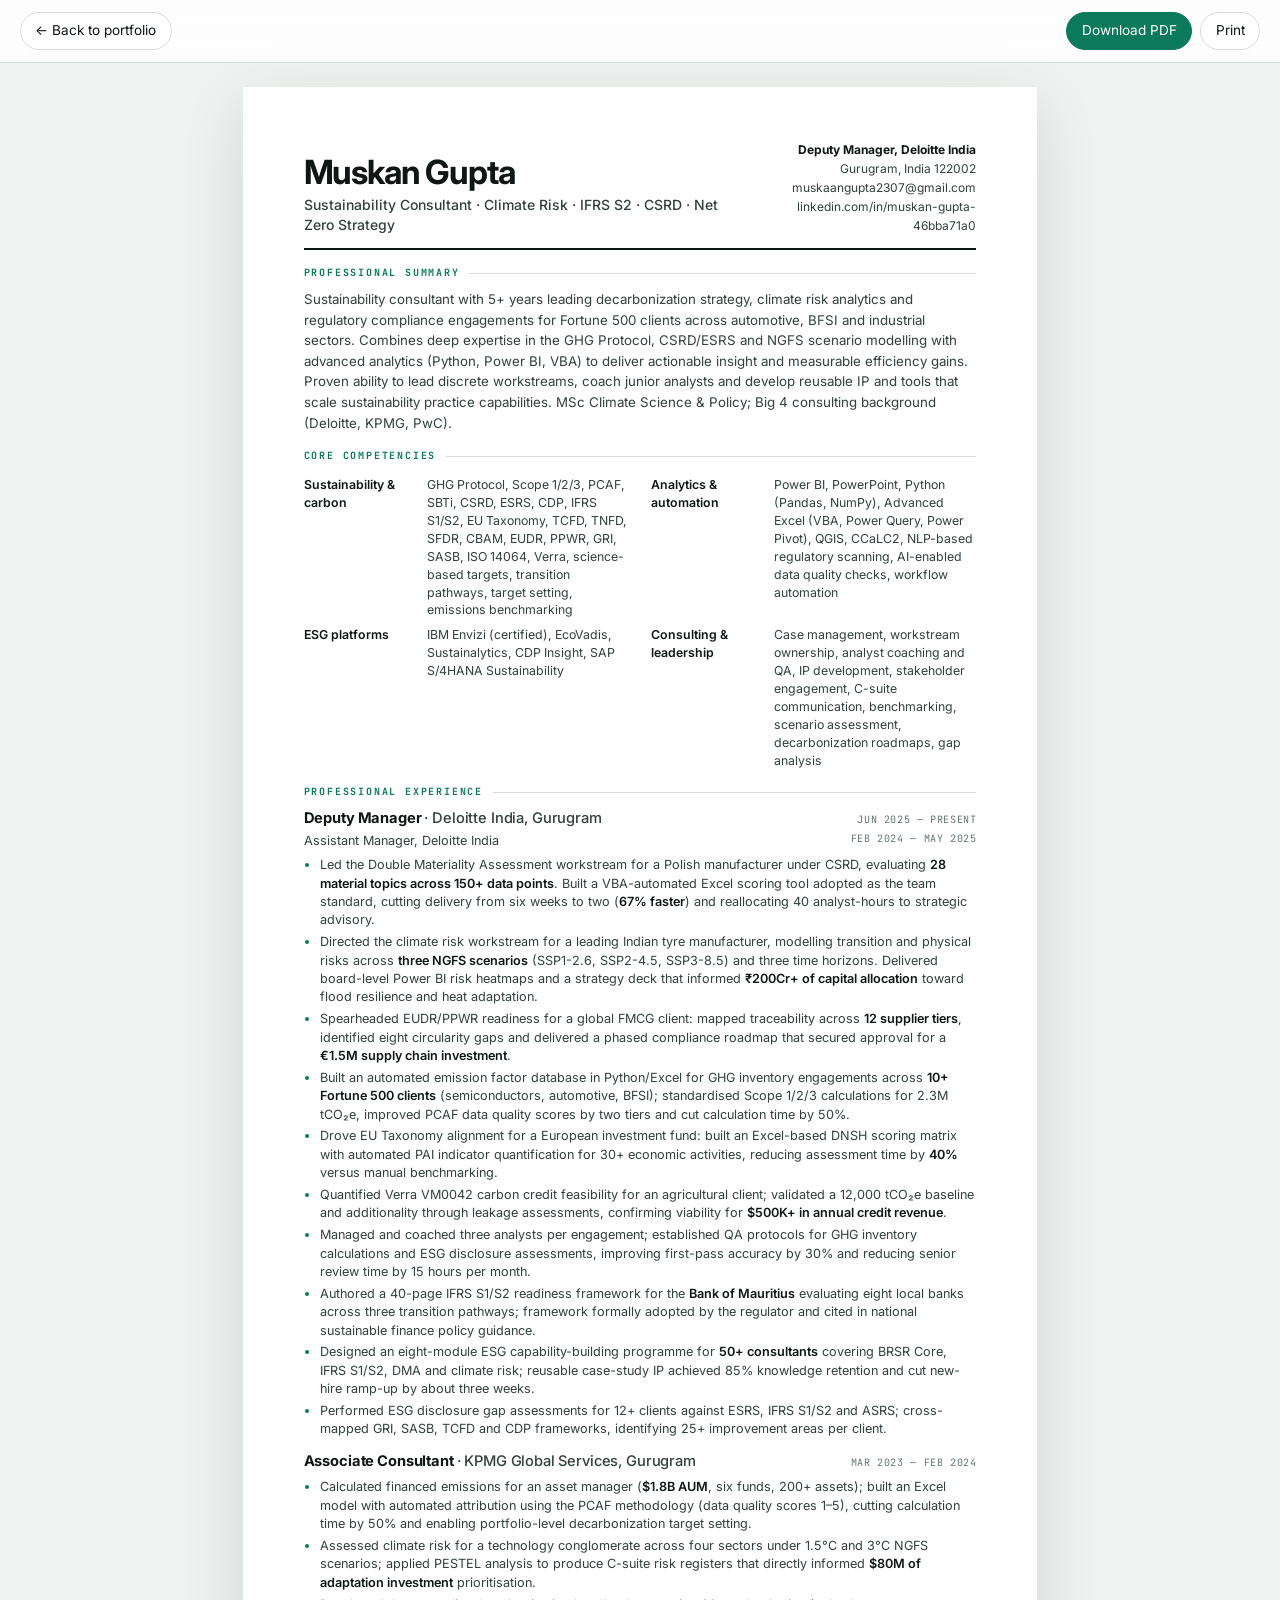
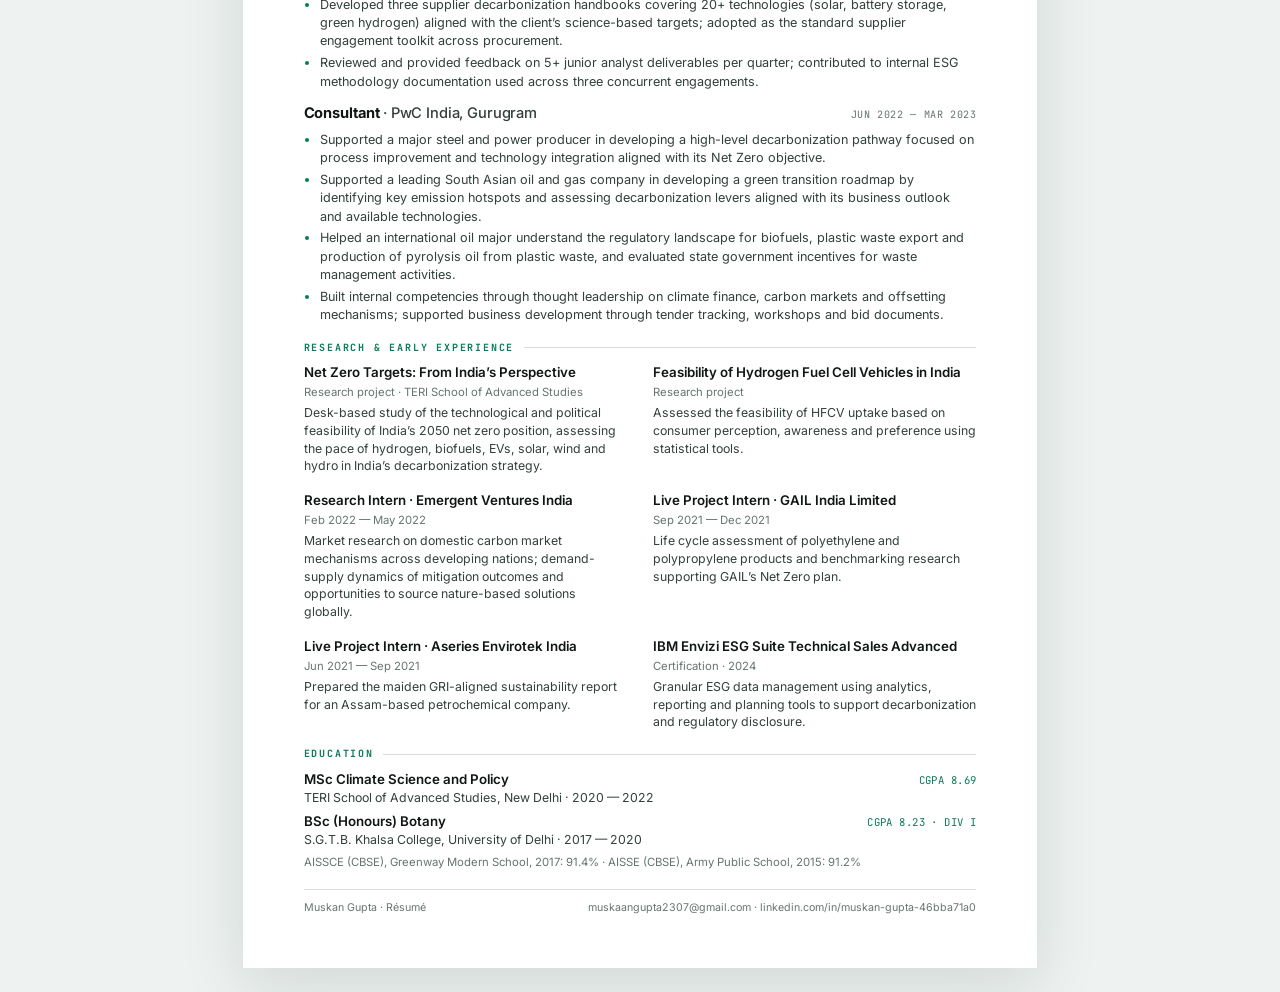
<file: resume.html>
<!DOCTYPE html>
<html lang="en">
<head>
  <meta charset="UTF-8">
  <meta name="viewport" content="width=device-width, initial-scale=1">
  <title>Muskan Gupta — Résumé · Sustainability Consultant</title>
  <meta name="description" content="Résumé of Muskan Gupta, Deputy Manager (Sustainability) at Deloitte India: climate risk, CSRD/ESRS, IFRS S1/S2, GHG accounting, decarbonization strategy.">
  <meta name="robots" content="noindex">
  <link rel="icon" href="data:image/svg+xml,%3Csvg xmlns='http://www.w3.org/2000/svg' viewBox='0 0 64 64'%3E%3Crect width='64' height='64' rx='16' fill='%231d1d1f'/%3E%3Ctext x='32' y='42' font-family='Georgia,serif' font-size='27' font-weight='600' text-anchor='middle' fill='%23fff'%3EMG%3C/text%3E%3C/svg%3E">
  <link rel="preconnect" href="https://fonts.googleapis.com">
  <link rel="preconnect" href="https://fonts.gstatic.com" crossorigin>
  <link href="https://fonts.googleapis.com/css2?family=Fraunces:opsz,wght@9..144,400;9..144,500&family=Inter:wght@400;500;600;700&family=JetBrains+Mono:wght@500&display=swap" rel="stylesheet">
  <style>
    :root { --ink: #101614; --ink-2: #33403c; --muted: #66756f; --accent: #0b7a5a; --line: #d7ded9; --paper: #fff; --bg: #eef2f0; --sans: 'Inter', -apple-system, BlinkMacSystemFont, 'Segoe UI', sans-serif; --serif: 'Fraunces', Georgia, serif; --mono: 'JetBrains Mono', ui-monospace, Menlo, monospace; }
    * { box-sizing: border-box; }
    html, body { margin: 0; }
    body { font-family: var(--sans); color: var(--ink); background: var(--bg); font-size: 10.25pt; line-height: 1.45; -webkit-font-smoothing: antialiased; }
    .toolbar { position: sticky; top: 0; z-index: 10; display: flex; justify-content: space-between; align-items: center; gap: 1rem; padding: .75rem 1.25rem; background: rgba(255,255,255,.85); backdrop-filter: blur(12px); border-bottom: 1px solid var(--line); font-size: .85rem; }
    .toolbar a, .toolbar button { font: inherit; color: var(--ink); text-decoration: none; padding: .5rem .9rem; border-radius: 999px; border: 1px solid var(--line); background: #fff; cursor: pointer; }
    .toolbar .primary { background: var(--accent); color: #fff; border-color: var(--accent); }
    .toolbar .grp { display: flex; gap: .5rem; }
    .page { width: 210mm; min-height: 297mm; margin: 1.5rem auto; padding: 14mm 16mm; background: var(--paper); box-shadow: 0 20px 60px rgba(20,40,35,.12); }
    header.top { display: flex; justify-content: space-between; align-items: flex-end; gap: 1.5rem; padding-bottom: .8rem; border-bottom: 2px solid var(--ink); }
    h1 { margin: 0; font-family: var(--sans); font-weight: 700; font-size: 25pt; letter-spacing: -.035em; line-height: 1; }
    .headline { margin-top: .35rem; font-size: 10.5pt; color: var(--ink-2); font-weight: 500; }
    .contact { text-align: right; font-size: 9pt; color: var(--ink-2); line-height: 1.6; }
    .contact a { color: var(--ink-2); text-decoration: none; }
    .contact strong { color: var(--ink); }
    section { margin-top: 1rem; break-inside: auto; }
    h2 { margin: 0 0 .5rem; font-family: var(--mono); font-size: 7.5pt; letter-spacing: .18em; text-transform: uppercase; color: var(--accent); display: flex; align-items: center; gap: .6rem; }
    h2::after { content: ""; flex: 1; height: 1px; background: var(--line); }
    p { margin: 0; }
    .summary { color: var(--ink-2); font-size: 10pt; line-height: 1.55; }
    .comp { display: grid; grid-template-columns: 1fr 1fr; gap: .45rem 1.4rem; font-size: 9.25pt; }
    .comp div { display: grid; grid-template-columns: 9.2em 1fr; gap: .6rem; }
    .comp dt { font-weight: 600; color: var(--ink); }
    .comp dd { margin: 0; color: var(--ink-2); }
    .role { margin-top: .75rem; break-inside: auto; }
    .role-head, .subrole { break-after: avoid; break-inside: avoid; }
    h2 { break-after: avoid; }
    .role:first-of-type { margin-top: 0; }
    .role-head { display: flex; justify-content: space-between; align-items: baseline; gap: 1rem; }
    .role-head h3 { margin: 0; font-size: 11pt; font-weight: 700; letter-spacing: -.01em; }
    .role-head .co { font-weight: 500; color: var(--ink-2); }
    .when { font-family: var(--mono); font-size: 7.6pt; letter-spacing: .06em; color: var(--muted); white-space: nowrap; }
    .subrole { display: flex; justify-content: space-between; gap: 1rem; font-size: 9.5pt; color: var(--ink-2); margin-top: .15rem; }
    ul { margin: .4rem 0 0; padding-left: 1.05rem; }
    li { margin: 0 0 .22rem; color: var(--ink-2); font-size: 9.5pt; line-height: 1.45; break-inside: avoid; }
    li::marker { color: var(--accent); }
    li b { color: var(--ink); font-weight: 600; }
    .two { display: grid; grid-template-columns: 1fr 1fr; gap: 1rem 1.6rem; }
    .item { break-inside: avoid; }
    .item h3 { margin: 0; font-size: 10pt; font-weight: 600; }
    .item .meta { font-size: 8.5pt; color: var(--muted); margin-top: .1rem; }
    .item p { margin-top: .2rem; font-size: 9.25pt; color: var(--ink-2); }
    .edu { display: grid; grid-template-columns: 1fr auto; gap: .3rem 1rem; align-items: baseline; }
    .edu .deg { font-weight: 600; font-size: 10pt; }
    .edu .inst { font-size: 9.25pt; color: var(--ink-2); }
    .edu .score { font-family: var(--mono); font-size: 8pt; letter-spacing: .04em; color: var(--accent); text-align: right; }
    .edu .school { grid-column: 1 / -1; font-size: 8.5pt; color: var(--muted); }
    footer.note { margin-top: 1.2rem; padding-top: .6rem; border-top: 1px solid var(--line); font-size: 8pt; color: var(--muted); display: flex; justify-content: space-between; }
    @media screen and (max-width: 800px) { .page { width: auto; min-height: 0; margin: 0; padding: 1.25rem 1rem; box-shadow: none; } header.top { flex-direction: column; align-items: flex-start; } .contact { text-align: left; } .comp, .two { grid-template-columns: 1fr; } .comp div { grid-template-columns: 1fr; gap: .1rem; } }
    @page { size: A4; margin: 10mm 13mm 11mm; }
    @media print { body { background: #fff; font-size: 9.4pt; line-height: 1.4; } li { font-size: 9.05pt; margin-bottom: .14rem; line-height: 1.4; } .summary { font-size: 9.4pt; } .comp { font-size: 8.8pt; gap: .3rem 1.2rem; } section { margin-top: .75rem; } .role { margin-top: .55rem; } .item p { font-size: 8.8pt; } h1 { font-size: 23pt; } .toolbar { display: none; } .page { width: auto; min-height: 0; margin: 0; padding: 0; box-shadow: none; } a { color: inherit; } }
  </style>
</head>
<body>
  <div class="toolbar">
    <a href="index.html">← Back to portfolio</a>
    <div class="grp">
      <a class="primary" href="assets/Muskan_Gupta_Resume.pdf" download="Muskan_Gupta_Resume.pdf">Download PDF</a>
      <button type="button" onclick="window.print()">Print</button>
    </div>
  </div>

  <main class="page">
    <header class="top">
      <div>
        <h1>Muskan Gupta</h1>
        <div class="headline">Sustainability Consultant · Climate Risk · IFRS S2 · CSRD · Net Zero Strategy</div>
      </div>
      <div class="contact">
        <strong>Deputy Manager, Deloitte India</strong><br>
        Gurugram, India 122002<br>
        <a href="mailto:muskaangupta2307@gmail.com">muskaangupta2307@gmail.com</a><br>
        <a href="https://www.linkedin.com/in/muskan-gupta-46bba71a0/">linkedin.com/in/muskan-gupta-46bba71a0</a>
      </div>
    </header>

    <section>
      <h2>Professional summary</h2>
      <p class="summary">Sustainability consultant with 5+ years leading decarbonization strategy, climate risk analytics and regulatory compliance engagements for Fortune 500 clients across automotive, BFSI and industrial sectors. Combines deep expertise in the GHG Protocol, CSRD/ESRS and NGFS scenario modelling with advanced analytics (Python, Power BI, VBA) to deliver actionable insight and measurable efficiency gains. Proven ability to lead discrete workstreams, coach junior analysts and develop reusable IP and tools that scale sustainability practice capabilities. MSc Climate Science &amp; Policy; Big 4 consulting background (Deloitte, KPMG, PwC).</p>
    </section>

    <section>
      <h2>Core competencies</h2>
      <dl class="comp">
        <div><dt>Sustainability &amp; carbon</dt><dd>GHG Protocol, Scope 1/2/3, PCAF, SBTi, CSRD, ESRS, CDP, IFRS S1/S2, EU Taxonomy, TCFD, TNFD, SFDR, CBAM, EUDR, PPWR, GRI, SASB, ISO 14064, Verra, science-based targets, transition pathways, target setting, emissions benchmarking</dd></div>
        <div><dt>Analytics &amp; automation</dt><dd>Power BI, PowerPoint, Python (Pandas, NumPy), Advanced Excel (VBA, Power Query, Power Pivot), QGIS, CCaLC2, NLP-based regulatory scanning, AI-enabled data quality checks, workflow automation</dd></div>
        <div><dt>ESG platforms</dt><dd>IBM Envizi (certified), EcoVadis, Sustainalytics, CDP Insight, SAP S/4HANA Sustainability</dd></div>
        <div><dt>Consulting &amp; leadership</dt><dd>Case management, workstream ownership, analyst coaching and QA, IP development, stakeholder engagement, C-suite communication, benchmarking, scenario assessment, decarbonization roadmaps, gap analysis</dd></div>
      </dl>
    </section>

    <section>
      <h2>Professional experience</h2>

      <div class="role">
        <div class="role-head"><h3>Deputy Manager <span class="co">· Deloitte India, Gurugram</span></h3><span class="when">JUN 2025 — PRESENT</span></div>
        <div class="subrole"><span>Assistant Manager, Deloitte India</span><span class="when">FEB 2024 — MAY 2025</span></div>
        <ul>
          <li>Led the Double Materiality Assessment workstream for a Polish manufacturer under CSRD, evaluating <b>28 material topics across 150+ data points</b>. Built a VBA-automated Excel scoring tool adopted as the team standard, cutting delivery from six weeks to two (<b>67% faster</b>) and reallocating 40 analyst-hours to strategic advisory.</li>
          <li>Directed the climate risk workstream for a leading Indian tyre manufacturer, modelling transition and physical risks across <b>three NGFS scenarios</b> (SSP1-2.6, SSP2-4.5, SSP3-8.5) and three time horizons. Delivered board-level Power BI risk heatmaps and a strategy deck that informed <b>₹200Cr+ of capital allocation</b> toward flood resilience and heat adaptation.</li>
          <li>Spearheaded EUDR/PPWR readiness for a global FMCG client: mapped traceability across <b>12 supplier tiers</b>, identified eight circularity gaps and delivered a phased compliance roadmap that secured approval for a <b>€1.5M supply chain investment</b>.</li>
          <li>Built an automated emission factor database in Python/Excel for GHG inventory engagements across <b>10+ Fortune 500 clients</b> (semiconductors, automotive, BFSI); standardised Scope 1/2/3 calculations for 2.3M tCO₂e, improved PCAF data quality scores by two tiers and cut calculation time by 50%.</li>
          <li>Drove EU Taxonomy alignment for a European investment fund: built an Excel-based DNSH scoring matrix with automated PAI indicator quantification for 30+ economic activities, reducing assessment time by <b>40%</b> versus manual benchmarking.</li>
          <li>Quantified Verra VM0042 carbon credit feasibility for an agricultural client; validated a 12,000 tCO₂e baseline and additionality through leakage assessments, confirming viability for <b>$500K+ in annual credit revenue</b>.</li>
          <li>Managed and coached three analysts per engagement; established QA protocols for GHG inventory calculations and ESG disclosure assessments, improving first-pass accuracy by 30% and reducing senior review time by 15 hours per month.</li>
          <li>Authored a 40-page IFRS S1/S2 readiness framework for the <b>Bank of Mauritius</b> evaluating eight local banks across three transition pathways; framework formally adopted by the regulator and cited in national sustainable finance policy guidance.</li>
          <li>Designed an eight-module ESG capability-building programme for <b>50+ consultants</b> covering BRSR Core, IFRS S1/S2, DMA and climate risk; reusable case-study IP achieved 85% knowledge retention and cut new-hire ramp-up by about three weeks.</li>
          <li>Performed ESG disclosure gap assessments for 12+ clients against ESRS, IFRS S1/S2 and ASRS; cross-mapped GRI, SASB, TCFD and CDP frameworks, identifying 25+ improvement areas per client.</li>
        </ul>
      </div>

      <div class="role">
        <div class="role-head"><h3>Associate Consultant <span class="co">· KPMG Global Services, Gurugram</span></h3><span class="when">MAR 2023 — FEB 2024</span></div>
        <ul>
          <li>Calculated financed emissions for an asset manager (<b>$1.8B AUM</b>, six funds, 200+ assets); built an Excel model with automated attribution using the PCAF methodology (data quality scores 1–5), cutting calculation time by 50% and enabling portfolio-level decarbonization target setting.</li>
          <li>Assessed climate risk for a technology conglomerate across four sectors under 1.5°C and 3°C NGFS scenarios; applied PESTEL analysis to produce C-suite risk registers that directly informed <b>$80M of adaptation investment</b> prioritisation.</li>
          <li>Developed three supplier decarbonization handbooks covering 20+ technologies (solar, battery storage, green hydrogen) aligned with the client’s science-based targets; adopted as the standard supplier engagement toolkit across procurement.</li>
          <li>Reviewed and provided feedback on 5+ junior analyst deliverables per quarter; contributed to internal ESG methodology documentation used across three concurrent engagements.</li>
        </ul>
      </div>

      <div class="role">
        <div class="role-head"><h3>Consultant <span class="co">· PwC India, Gurugram</span></h3><span class="when">JUN 2022 — MAR 2023</span></div>
        <ul>
          <li>Supported a major steel and power producer in developing a high-level decarbonization pathway focused on process improvement and technology integration aligned with its Net Zero objective.</li>
          <li>Supported a leading South Asian oil and gas company in developing a green transition roadmap by identifying key emission hotspots and assessing decarbonization levers aligned with its business outlook and available technologies.</li>
          <li>Helped an international oil major understand the regulatory landscape for biofuels, plastic waste export and production of pyrolysis oil from plastic waste, and evaluated state government incentives for waste management activities.</li>
          <li>Built internal competencies through thought leadership on climate finance, carbon markets and offsetting mechanisms; supported business development through tender tracking, workshops and bid documents.</li>
        </ul>
      </div>
    </section>

    <section>
      <h2>Research &amp; early experience</h2>
      <div class="two">
        <div class="item"><h3>Net Zero Targets: From India’s Perspective</h3><div class="meta">Research project · TERI School of Advanced Studies</div><p>Desk-based study of the technological and political feasibility of India’s 2050 net zero position, assessing the pace of hydrogen, biofuels, EVs, solar, wind and hydro in India’s decarbonization strategy.</p></div>
        <div class="item"><h3>Feasibility of Hydrogen Fuel Cell Vehicles in India</h3><div class="meta">Research project</div><p>Assessed the feasibility of HFCV uptake based on consumer perception, awareness and preference using statistical tools.</p></div>
        <div class="item"><h3>Research Intern · Emergent Ventures India</h3><div class="meta">Feb 2022 — May 2022</div><p>Market research on domestic carbon market mechanisms across developing nations; demand-supply dynamics of mitigation outcomes and opportunities to source nature-based solutions globally.</p></div>
        <div class="item"><h3>Live Project Intern · GAIL India Limited</h3><div class="meta">Sep 2021 — Dec 2021</div><p>Life cycle assessment of polyethylene and polypropylene products and benchmarking research supporting GAIL’s Net Zero plan.</p></div>
        <div class="item"><h3>Live Project Intern · Aseries Envirotek India</h3><div class="meta">Jun 2021 — Sep 2021</div><p>Prepared the maiden GRI-aligned sustainability report for an Assam-based petrochemical company.</p></div>
        <div class="item"><h3>IBM Envizi ESG Suite Technical Sales Advanced</h3><div class="meta">Certification · 2024</div><p>Granular ESG data management using analytics, reporting and planning tools to support decarbonization and regulatory disclosure.</p></div>
      </div>
    </section>

    <section>
      <h2>Education</h2>
      <div class="edu">
        <div><div class="deg">MSc Climate Science and Policy</div><div class="inst">TERI School of Advanced Studies, New Delhi · 2020 — 2022</div></div><div class="score">CGPA 8.69</div>
        <div><div class="deg">BSc (Honours) Botany</div><div class="inst">S.G.T.B. Khalsa College, University of Delhi · 2017 — 2020</div></div><div class="score">CGPA 8.23 · DIV I</div>
        <div class="school">AISSCE (CBSE), Greenway Modern School, 2017: 91.4% · AISSE (CBSE), Army Public School, 2015: 91.2%</div>
      </div>
    </section>

    <footer class="note"><span>Muskan Gupta · Résumé</span><span>muskaangupta2307@gmail.com · linkedin.com/in/muskan-gupta-46bba71a0</span></footer>
  </main>
</body>
</html>
</file>
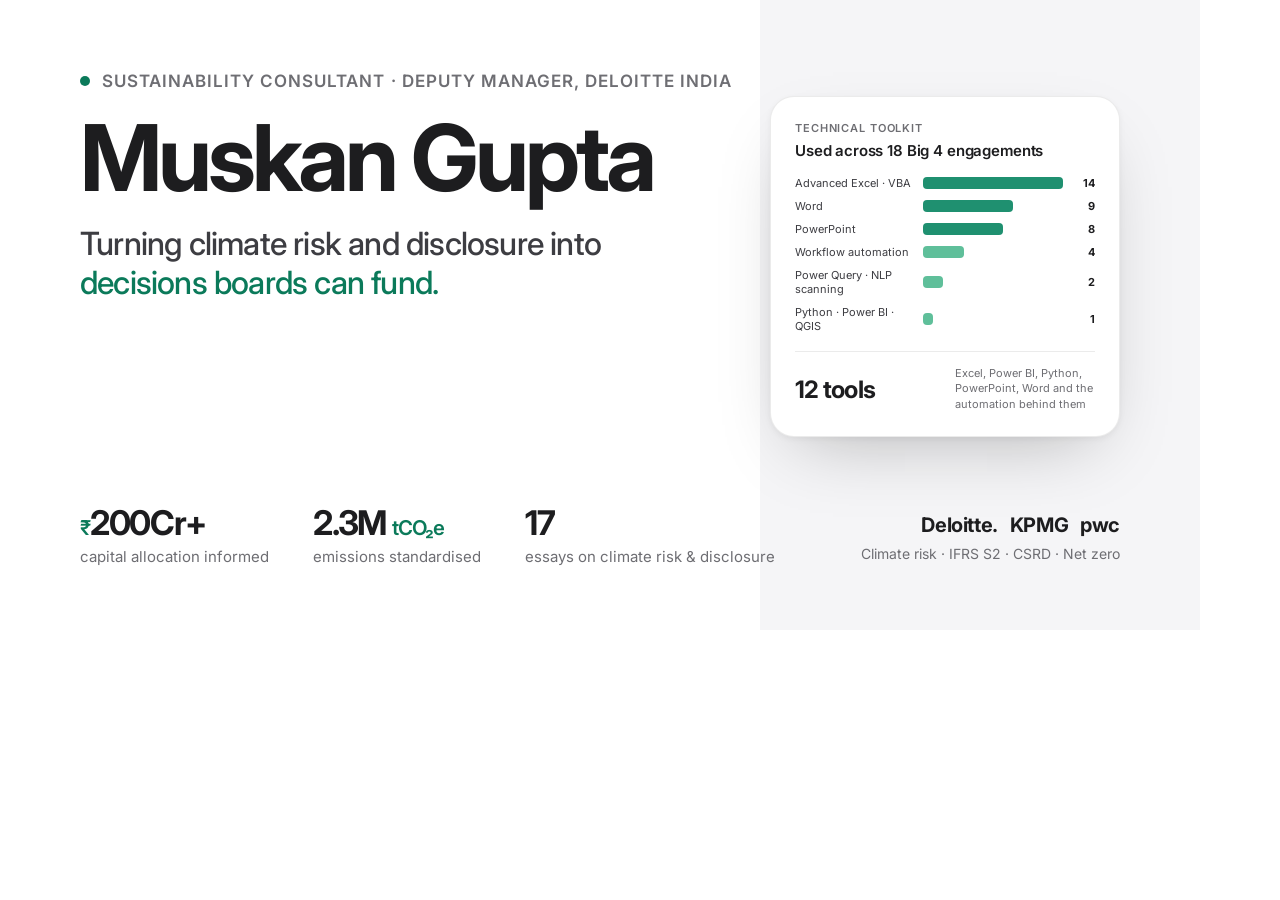
<file: tools/og-template.html>
<!DOCTYPE html><html><head><meta charset="UTF-8">
<link href="https://fonts.googleapis.com/css2?family=Inter:wght@400;500;600;700&display=swap" rel="stylesheet">
<style>
  html,body{margin:0;width:1200px;height:630px;overflow:hidden}
  body{font-family:Inter,-apple-system,Helvetica,Arial,sans-serif;color:#1d1d1f;background:#fff;position:relative;-webkit-font-smoothing:antialiased}
  .band{position:absolute;right:0;top:0;bottom:0;width:440px;background:#f5f5f7}
  .wrap{position:absolute;inset:0;padding:70px 80px 64px;display:flex;flex-direction:column;justify-content:space-between}
  .eyebrow{display:inline-flex;align-items:center;gap:12px;font-size:17px;font-weight:600;letter-spacing:.06em;text-transform:uppercase;color:#6e6e73}
  .eyebrow i{width:10px;height:10px;border-radius:50%;background:#0b7a5a}
  h1{margin:22px 0 0;font-weight:700;font-size:92px;line-height:.98;letter-spacing:-.045em;max-width:660px}
  .tag{margin-top:22px;font-size:32px;font-weight:500;letter-spacing:-.025em;line-height:1.2;max-width:640px;color:#3d3d42}
  .tag em{font-style:normal;color:#0b7a5a}
  .row{display:flex;justify-content:space-between;align-items:flex-end}
  .stats{display:flex;gap:44px}
  .stat b{display:block;font-size:34px;font-weight:700;letter-spacing:-.035em}
  .stat b span{color:#0b7a5a;font-size:.6em;font-weight:600}
  .stat small{display:block;margin-top:4px;font-size:15px;color:#6e6e73}
  .card{position:absolute;right:80px;top:96px;width:300px;padding:24px;border-radius:24px;background:#fff;border:1px solid rgba(0,0,0,.08);box-shadow:0 2px 6px rgba(0,0,0,.05),0 28px 70px -28px rgba(0,0,0,.28)}
  .card .k{font-size:11px;font-weight:600;letter-spacing:.08em;text-transform:uppercase;color:#6e6e73}
  .card .t{margin-top:6px;font-size:15px;font-weight:600;letter-spacing:-.01em}
  .rows{margin-top:16px;display:grid;gap:9px}
  .rows div{display:grid;grid-template-columns:118px 1fr 22px;gap:10px;align-items:center;font-size:11px;color:#3d3d42}
  .rows i{display:block;height:12px;border-radius:4px;background:#1f9070}
  .rows div:nth-child(n+4) i{background:#5fbf9a}
  .rows b{font-size:11px;text-align:right;color:#1d1d1f}
  .foot{margin-top:18px;padding-top:14px;border-top:1px solid rgba(0,0,0,.08);display:flex;justify-content:space-between;align-items:center;gap:12px}
  .foot b{font-size:24px;font-weight:700;letter-spacing:-.03em}
  .foot span{font-size:11px;color:#6e6e73;line-height:1.4;max-width:140px}
  .firms{position:absolute;right:80px;bottom:64px;text-align:right;font-size:14px;color:#6e6e73;line-height:1.7}
  .firms b{color:#1d1d1f;font-weight:700;letter-spacing:-.02em;font-size:20px}
</style></head><body>
<div class="band"></div>
<div class="wrap">
  <div><span class="eyebrow"><i></i>Sustainability consultant · Deputy Manager, Deloitte India</span>
    <h1>Muskan Gupta</h1>
    <div class="tag">Turning climate risk and disclosure into <em>decisions boards can fund.</em></div></div>
  <div class="row">
    <div class="stats">
      <div class="stat"><b><span>₹</span>200Cr+</b><small>capital allocation informed</small></div>
      <div class="stat"><b>2.3M <span>tCO₂e</span></b><small>emissions standardised</small></div>
      <div class="stat"><b>17</b><small>essays on climate risk &amp; disclosure</small></div>
    </div>
  </div>
</div>
<div class="card">
  <div class="k">Technical toolkit</div>
  <div class="t">Used across 18 Big 4 engagements</div>
  <div class="rows">
    <div><span>Advanced Excel · VBA</span><i style="width:100%"></i><b>14</b></div>
    <div><span>Word</span><i style="width:64%"></i><b>9</b></div>
    <div><span>PowerPoint</span><i style="width:57%"></i><b>8</b></div>
    <div><span>Workflow automation</span><i style="width:29%"></i><b>4</b></div>
    <div><span>Power Query · NLP scanning</span><i style="width:14%"></i><b>2</b></div>
    <div><span>Python · Power BI · QGIS</span><i style="width:7%"></i><b>1</b></div>
  </div>
  <div class="foot"><b>12 tools</b><span>Excel, Power BI, Python, PowerPoint, Word and the automation behind them</span></div>
</div>
<div class="firms"><b>Deloitte.</b> &nbsp; <b>KPMG</b> &nbsp; <b>pwc</b><br>Climate risk · IFRS S2 · CSRD · Net zero</div>
</body></html>
</file>
